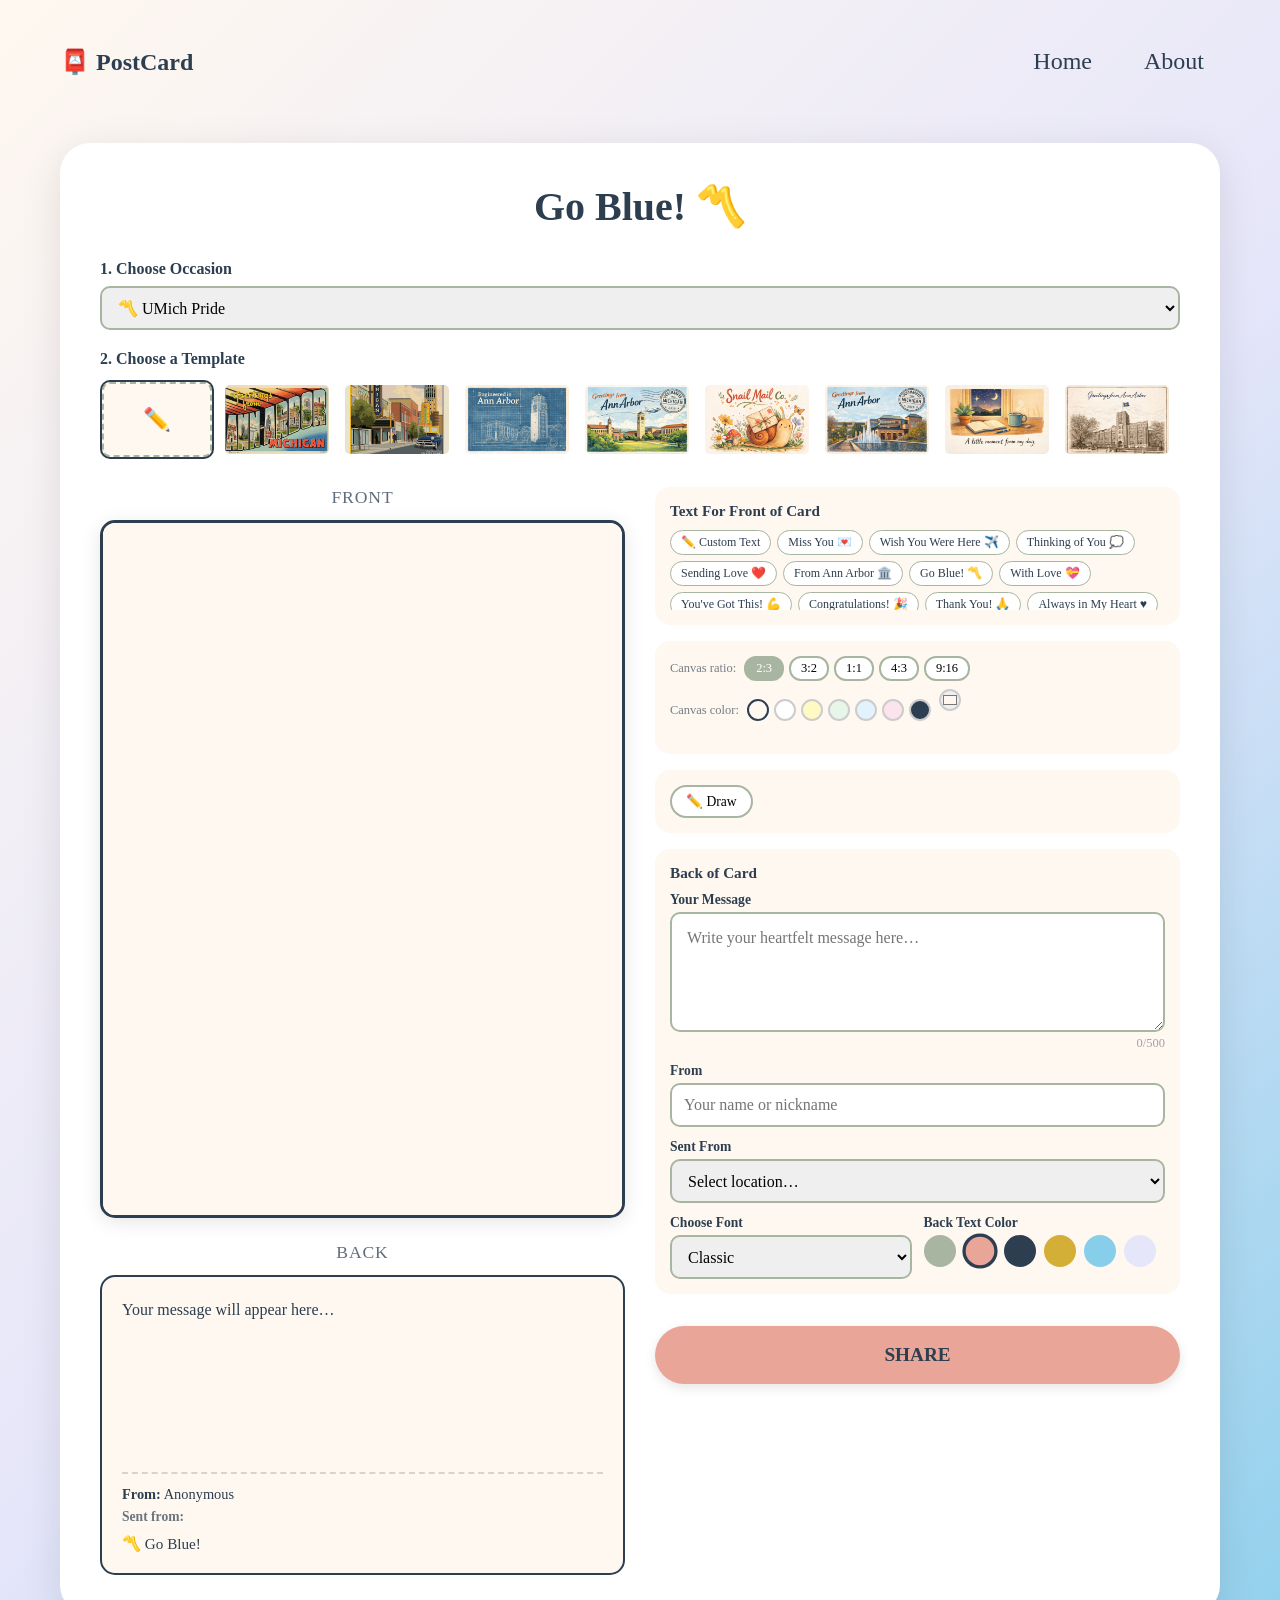
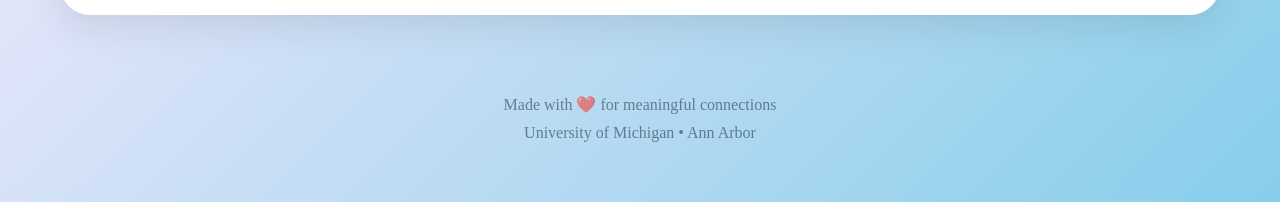
<file: postcard-editor.html>
<!--
  postcard-editor.html — Postcard Creation Page (Restructured)
  All-in-one editor: occasion, template, front/back preview on left, controls on right.
  No separate "Choose a Situation" step — everything on one page.
  On completion, saves postcard data and shows share modal.
-->
<!DOCTYPE html>
<html lang="en">
<head>
  <meta charset="UTF-8">
  <meta name="viewport" content="width=device-width, initial-scale=1.0">
  <title>Create Postcard - Virtual Postcard Platform</title>
  <link rel="stylesheet" href="postcard.css">
</head>
<body>
  <div class="container">
    <!-- Header -->
    <header>
      <div class="logo">📮 PostCard</div>
      <nav>
        <button onclick="window.location.href='Postcard.html'">Home</button>
        <button onclick="window.location.href='Postcard.html#about'">About</button>
      </nav>
    </header>

    <!-- Editor -->
    <div id="editor" class="section active">
      <div class="editor">
        <h2 id="editorTitle">Create Your Postcard</h2>

        <!-- Step 1: Occasion -->
        <div class="editor-step">
          <label style="font-size: 1rem; margin-bottom: 8px;">1. Choose Occasion</label>
          <select id="occasionSelect" style="margin-bottom: 0; padding: 10px 12px; height: 44px;" onchange="changeOccasion(this.value)">
            <option value="umich-pride" data-emoji="〽️">〽️ UMich Pride</option>
            <option value="miss-you" data-emoji="💭">💭 Miss You</option>
            <option value="love" data-emoji="❤️">❤️ Love</option>
            <option value="game-day" data-emoji="🏈">🏈 Game Day</option>
            <option value="graduation" data-emoji="🎓">🎓 Graduation</option>
            <option value="welcome-wolverine" data-emoji="🐺">🐺 Welcome Wolverine</option>
            <option value="thank-you" data-emoji="🙏">🙏 Thank You</option>
            <option value="congrats" data-emoji="🎉">🎉 Congrats</option>
            <option value="encouragement" data-emoji="💪">💪 Encouragement</option>
            <option value="birthday" data-emoji="🎂">🎂 Birthday</option>
            <option value="checking-in" data-emoji="👋">👋 Checking In</option>
            <option value="apology" data-emoji="🤝">🤝 Apology</option>
          </select>
        </div>

        <!-- Step 2: Template Picker -->
        <div class="editor-step">
          <label style="font-size: 1rem; margin-bottom: 8px;">2. Choose a Template</label>
          <div class="template-grid" id="templateGrid"></div>
        </div>

        <!-- Main Layout: Left = Previews, Right = Controls -->
        <div class="editor-layout">

          <!-- LEFT COLUMN: Front + Back Preview -->
          <div class="editor-preview-col">

            <!-- FRONT preview -->
            <div class="preview-block">
              <h3 class="preview-label">FRONT</h3>
              <div class="canvas-wrapper">
                <canvas id="drawingCanvas" width="600" height="800"></canvas>
                <div id="decorationsOverlay" class="decorations-overlay"></div>
              </div>
            </div>

            <!-- BACK preview (live) -->
            <div class="preview-block">
              <h3 class="preview-label">BACK</h3>
              <div class="postcard-side postcard-back" style="min-height: 300px; position: relative; padding: 20px;">
                <div id="backPreviewMessage" style="flex: 1; font-family: Georgia, serif; font-size: 1rem; color: var(--navy); line-height: 1.6; min-height: 100px; white-space: pre-wrap; word-wrap: break-word;">Your message will appear here…</div>
                <div style="border-top: 2px dashed rgba(0,0,0,0.15); padding-top: 12px; margin-top: 12px;">
                  <div style="margin-bottom: 6px; font-size: 0.9rem;">
                    <strong>From:</strong> <span id="previewSenderName" style="font-family: Georgia, serif;">Anonymous</span>
                  </div>
                  <div style="font-size: 0.85rem; opacity: 0.7;">
                    <strong>Sent from:</strong> <span id="previewLocation" style="font-family: Georgia, serif;"></span>
                  </div>
                  <div id="occasionWatermark" style="margin-top: 10px; font-size: 0.95rem; font-family: Georgia, serif; color: var(--navy);"></div>
                </div>
              </div>
            </div>
          </div>

          <!-- RIGHT COLUMN: All Controls -->
          <div class="editor-controls-col">

            <!-- Front of Card controls -->
            <div class="control-group">
              <h4 class="control-group-title">Text For Front of Card</h4>
              <div class="stamp-presets" id="stampPresets"></div>
              <div id="stampCustomArea" style="display:none;">
                <div style="display:flex; gap:6px; align-items:stretch; margin-top:10px;">
                  <input type="text" id="stampText" placeholder="Type your text here…" maxlength="60"
                    style="flex:1; padding:0 12px; height:42px; border:2px solid var(--sage); border-radius:8px; font-family:Georgia,serif; font-size:0.88rem; box-sizing:border-box; margin-bottom:0;">
                  <button class="emoji-toggle-btn" onclick="toggleEmojiPicker(this)" title="Add emoji" style="height:42px; width:42px; padding:0;">😊</button>
                  <button onclick="addCustomStamp()" title="Add to front"
                    style="height:42px; padding:0 14px; background:var(--rose); color:white; border:none; border-radius:8px; font-family:Georgia,serif; font-size:0.9rem; cursor:pointer; white-space:nowrap;">
                    + Add
                  </button>
                </div>
                <div id="emojiPicker" class="emoji-picker" style="display:none"></div>
                <div style="margin-top:6px;">
                  <div style="font-size:0.78rem; opacity:0.65; margin-bottom:6px;">Color</div>
                  <div style="display:flex; flex-wrap:wrap; gap:5px; align-items:center;">
                    <div id="stampColorPalette" style="display:flex; flex-wrap:wrap; gap:5px;"></div>
                    <input type="color" id="stampColorCustom" value="#E8A598" title="Custom color"
                      style="width:26px; height:26px; border:2px solid #ccc; border-radius:50%; cursor:pointer; padding:0;">
                  </div>
                </div>
                <div>
                  <div style="font-size:0.78rem; opacity:0.65; margin-bottom:4px;">Opacity <span id="opacityVal">88</span>%</div>
                  <input type="range" id="stampOpacity" min="20" max="100" value="88" style="width:100%; --fill:88%;"
                    oninput="document.getElementById('opacityVal').textContent=this.value; this.style.setProperty('--fill', this.value+'%')">
                </div>
              </div>
            </div>

            <!-- Blank canvas controls -->
            <div id="blankCanvasControls" class="control-group" style="display:none;">
              <div style="display:flex; align-items:center; gap:8px; margin-bottom:8px; flex-wrap:wrap;">
                <span style="font-size:0.78rem; opacity:0.65;">Canvas ratio:</span>
                <div id="ratioButtons" style="display:flex; gap:5px; flex-wrap:wrap;"></div>
              </div>
              <div style="display:flex; align-items:center; gap:8px; margin-bottom:8px; flex-wrap:wrap;">
                <span style="font-size:0.78rem; opacity:0.65;">Canvas color:</span>
                <div id="bgColorPalette" style="display:flex; gap:5px;"></div>
                <input type="color" id="bgColorCustom" value="#FFF8F0" title="Custom background"
                  style="width:22px; height:22px; border:2px solid #ccc; border-radius:50%; cursor:pointer; padding:0;"
                  oninput="setCanvasBackground(this.value)">
              </div>
            </div>

            <!-- Draw mode toolbar -->
            <div class="control-group">
              <div style="display:flex; align-items:center; gap:8px; flex-wrap:wrap;">
                <button id="drawModeBtn" onclick="toggleDrawMode()"
                  style="padding:6px 14px; border:2px solid var(--sage); background:white; border-radius:20px; font-family:Georgia,serif; font-size:0.85rem; cursor:pointer; transition:all 0.2s;">
                  ✏️ Draw
                </button>
                <div id="drawControls" style="display:none; align-items:center; gap:8px; flex-wrap:wrap;">
                  <div id="drawColorPalette" style="display:flex; gap:5px; flex-wrap:wrap;"></div>
                  <input type="color" id="drawColorCustom" value="#000000" title="Custom color"
                    style="width:26px; height:26px; border:2px solid #ccc; border-radius:50%; cursor:pointer; padding:0;"
                    oninput="setDrawColor(this.value)">
                  <select id="brushSize" onchange="setBrushSize(this.value)"
                    style="padding:4px 8px; border:2px solid var(--sage); border-radius:8px; font-family:Georgia,serif; font-size:0.82rem; margin-bottom:0; width:auto;">
                    <option value="3">Fine</option>
                    <option value="6" selected>Medium</option>
                    <option value="12">Bold</option>
                    <option value="24">Thick</option>
                  </select>
                  <button id="eraserBtn" onclick="toggleEraser()"
                    style="padding:6px 12px; border:2px solid var(--sage); background:white; border-radius:20px; font-family:Georgia,serif; font-size:0.82rem; cursor:pointer;">
                    🧹 Eraser
                  </button>
                  <button onclick="clearDrawing()"
                    style="padding:6px 12px; border:2px solid #e74c3c; background:white; color:#e74c3c; border-radius:20px; font-family:Georgia,serif; font-size:0.82rem; cursor:pointer;">
                    🗑️ Clear
                  </button>
                </div>
              </div>
            </div>

            <!-- Back of Card controls -->
            <div class="control-group">
              <h4 class="control-group-title">Back of Card</h4>

              <div style="display:flex; flex-direction:column; gap:12px;">
                <div>
                  <label style="font-size:0.85rem; margin-bottom:4px;">Your Message</label>
                  <textarea id="messageText" placeholder="Write your heartfelt message here…" maxlength="500"
                    style="min-height:120px; margin-bottom:0;"></textarea>
                  <div style="text-align:right; opacity:0.45; font-size:0.78rem;">
                    <span id="charCount">0</span>/500
                  </div>
                </div>

                <div>
                  <label style="font-size:0.85rem; margin-bottom:4px;">From</label>
                  <input type="text" id="senderName" placeholder="Your name or nickname" maxlength="50"
                    style="margin-bottom:0; padding:10px 12px; height:44px;"
                    oninput="document.getElementById('previewSenderName').textContent = this.value || 'Anonymous'">
                </div>

                <div>
                  <label style="font-size:0.85rem; margin-bottom:4px;">Sent From</label>
                  <select id="location" style="margin-bottom:0; padding:10px 12px; height:44px;"
                    onchange="onLocationChange(this.value)">
                    <option value="">Select location…</option>
                    <option value="Pierpont Commons, North Campus">Pierpont Commons, North Campus</option>
                    <option value="Duderstadt Center, North Campus">Duderstadt Center, North Campus</option>
                    <option value="Shapiro Library (UGLi), Central Campus">Shapiro Library (UGLi), Central Campus</option>
                    <option value="Michigan Union, Central Campus">Michigan Union, Central Campus</option>
                    <option value="North Campus">North Campus</option>
                    <option value="Central Campus">Central Campus</option>
                    <option value="Ann Arbor, MI">Ann Arbor, MI</option>
                    <option value="__custom__">Other…</option>
                  </select>
                  <input type="text" id="locationCustom" placeholder="Enter your location" maxlength="80"
                    style="display:none; margin-top:8px; margin-bottom:0; padding:10px 12px; height:44px;"
                    oninput="document.getElementById('previewLocation').textContent = this.value">
                </div>

                <div style="display:flex; gap:12px; flex-wrap:wrap;">
                  <div style="flex:1; min-width:140px;">
                    <label style="font-size:0.85rem; margin-bottom:4px;">Choose Font</label>
                    <select id="fontSelect" style="margin-bottom:0; padding:10px 12px; height:44px;">
                      <option value="Georgia, serif">Classic</option>
                      <option value="'Palatino', serif">Elegant</option>
                      <option value="'Courier New', monospace">Typewriter</option>
                      <option value="'Brush Script MT', cursive">Handwriting</option>
                      <option value="Arial, sans-serif">Modern</option>
                    </select>
                  </div>
                  <div style="flex:1; min-width:140px;">
                    <label style="font-size:0.85rem; margin-bottom:4px;">Back Text Color</label>
                    <div id="accentColors" style="display:flex; flex-wrap:wrap; gap:8px; margin-top:4px;"></div>
                  </div>
                </div>
              </div>
            </div>

            <!-- SHARE Button -->
            <button class="cta-button" style="width:100%; margin-top:16px;" onclick="generatePostcard()">
              SHARE
            </button>

          </div>
        </div>

      </div>
    </div>

    <footer>
      <p>Made with ❤️ for meaningful connections</p>
      <p style="margin-top: 10px;">University of Michigan • Ann Arbor</p>
    </footer>
  </div>

  <!-- Share Modal -->
  <div id="shareModal" class="modal">
    <div class="modal-content">
      <button class="modal-close" onclick="closeModal()">×</button>
      <h2>🎉 Postcard Created!</h2>
      <div id="shareUrl" style="display:none;"></div>
      <input type="email" id="recipientEmail" placeholder="Recipient's email address"
        style="width:100%; padding:12px 15px; border:2px solid var(--sage); border-radius:10px;
        font-size:1rem; margin-bottom:15px; box-sizing:border-box; font-family:inherit;">
      <button class="cta-button" onclick="shareViaGmail()" style="width: 100%; margin-bottom: 10px; background: #4285F4;">
        ✉️ Send via Gmail
      </button>
      <button class="cta-button" onclick="copyLink()" style="width: 100%; margin-bottom: 10px;">
        📋 Copy Link
      </button>
      <button class="btn-secondary" onclick="closeModal(); window.location.href='Postcard.html';" style="width: 100%;">
        Create Another Postcard
      </button>
    </div>
  </div>

  <script src="postcard-editor.js"></script>
</body>
</html>
</file>
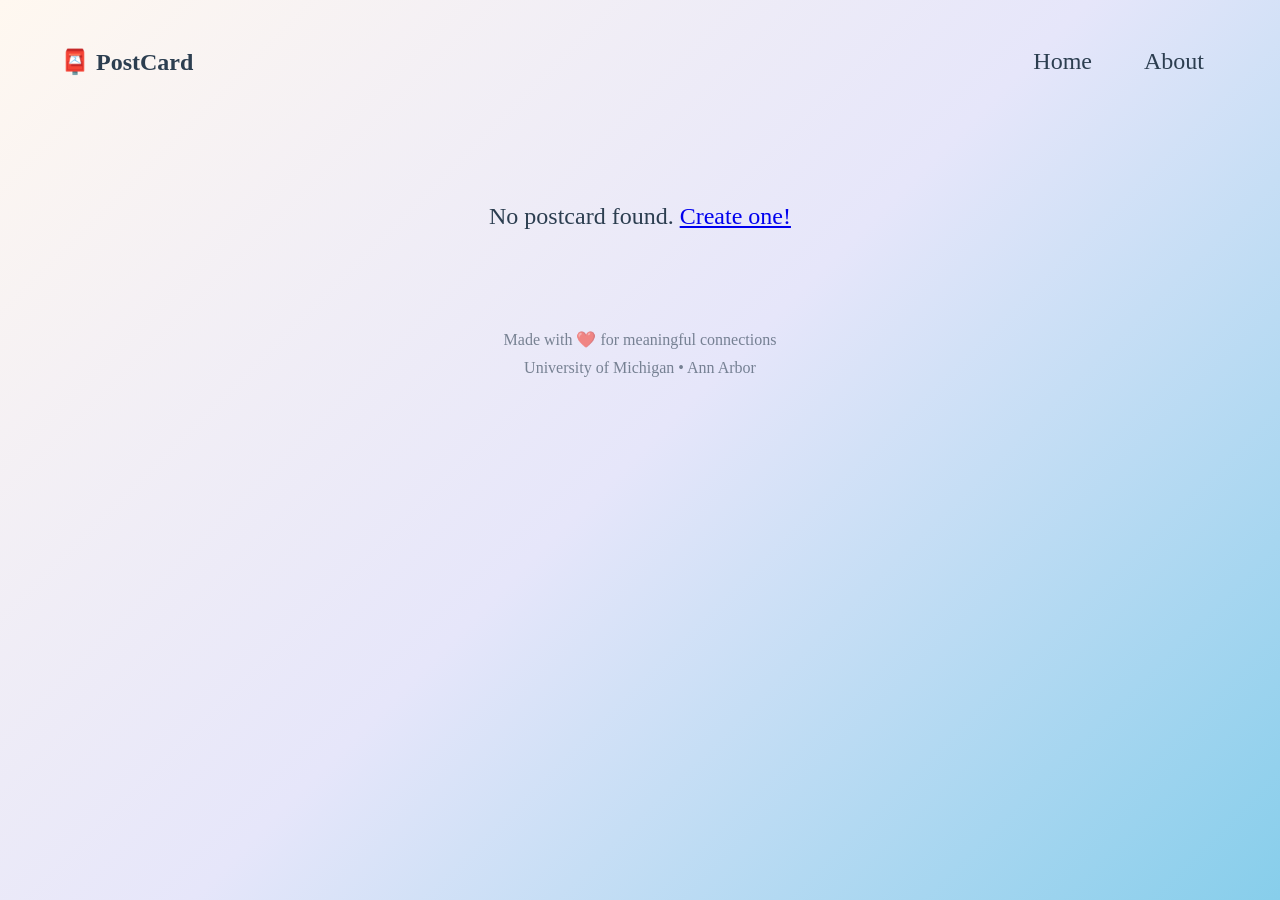
<file: postcard-view.html>
<!--
  postcard-view.html — Received Postcard Page
  This is the page recipients open when they click a shared postcard link.
  URL param: ?view=<postcard_id>
  Displays the postcard in two halves:
    Front — the colored canvas drawing
    Back  — the handwritten message, sender name, and campus location
  Offers a "Download JPG" button that exports a full 1200×800 composite image.
  All interactivity is handled by postcard-view.js.
-->
<!DOCTYPE html>
<html lang="en">
<head>
  <meta charset="UTF-8">
  <meta name="viewport" content="width=device-width, initial-scale=1.0">
  <title>You've Got Mail! - Virtual Postcard Platform</title>
  <link rel="stylesheet" href="postcard.css">
</head>
<body>
  <div class="container">
    <!-- Header -->
    <header>
      <div class="logo">📮 PostCard</div>
      <nav>
        <button onclick="window.location.href='Postcard.html'">Home</button>
        <button onclick="window.location.href='Postcard.html#about'">About</button>
      </nav>
    </header>

    <!-- View Section -->
    <div id="view" class="section active">
      <div style="text-align: center; margin-bottom: 40px;">
        <h2 style="font-size: 3rem; margin-bottom: 20px;">You've Got Mail! 💌</h2>
      </div>
      <div class="postcard-preview">
        <div class="postcard-sides">
          <div>
            <h3 style="text-align: center; margin-bottom: 15px;">Front</h3>
            <div class="postcard-side postcard-front" id="viewFront">
              <!-- Canvas inserted by JS -->
            </div>
          </div>
          <div>
            <h3 style="text-align: center; margin-bottom: 15px;">Back</h3>
            <div class="postcard-side postcard-back">
              <div id="viewMessage" style="font-size: 1.2rem; line-height: 1.8; margin-bottom: 30px;"></div>
              <div style="padding-top: 20px; border-top: 2px dashed rgba(0,0,0,0.2);">
                <div id="viewSender" style="margin-bottom: 10px; font-size: 1.1rem;"><strong>From:</strong> <span></span></div>
                <div id="viewLocation" style="opacity: 0.7;"><strong>Sent from:</strong> <span></span></div>
              </div>
              <div class="stamp">💌</div>
            </div>
          </div>
        </div>
      </div>
      <div style="text-align: center; margin-top: 40px;">
        <button class="cta-button" onclick="downloadViewedPostcard()" style="margin-right: 10px;">📥 Download JPG</button>
        <button class="cta-button" onclick="window.location.href='Postcard.html'">Send One Back</button>
      </div>
    </div>

    <footer>
      <p>Made with ❤️ for meaningful connections</p>
      <p style="margin-top: 10px;">University of Michigan • Ann Arbor</p>
    </footer>
  </div>
  <script src="postcard-view.js"></script>
</body>
</html>
</file>
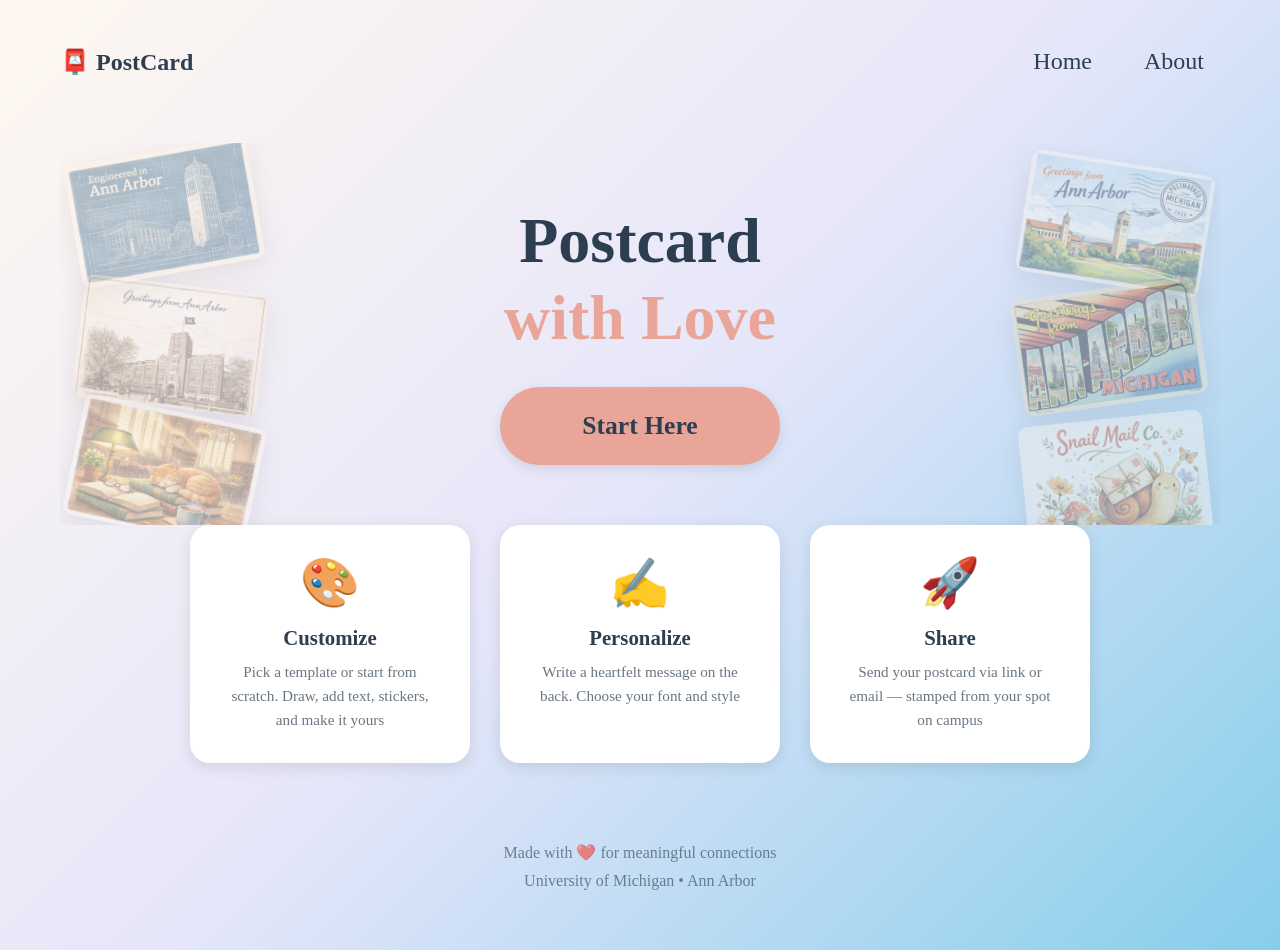
<file: Postcard.html>
<!--
  Postcard.html — Landing Page
  Entry point for the Virtual Postcard Platform.
  Sections (shown/hidden via showSection()):
    - Home: hero banner + feature cards
    - About: project description
  Also handles the ?loc=<qr_code_id> URL parameter from physical QR codes:
    stores the location in sessionStorage so the editor can auto-fill it.
-->
<!DOCTYPE html>
<html lang="en">
<head>
  <meta charset="UTF-8">
  <meta name="viewport" content="width=device-width, initial-scale=1.0">
  <title>Virtual Postcard Platform - Send Love from Campus</title>
  <meta name="description" content="Create and send beautiful postcards to friends, family, and loved ones. Color, customize, and share meaningful connections.">
  <link rel="stylesheet" href="postcard.css">
</head>
<body>
  <div class="container">
    <!-- Header -->
    <header>
      <div class="logo">📮 PostCard</div>
      <nav>
        <button onclick="showSection('home')">Home</button>
        <button onclick="showSection('about')">About</button>
      </nav>
    </header>

    <!-- Home Section -->
    <div id="home" class="section active">
      <div class="hero">
        <!-- Decorative background postcards -->
        <div class="bg-postcards" aria-hidden="true">
          <img src="postcard_draft/engineered-in-ann-arbor.png" class="bg-pc bp1">
          <img src="postcard_draft/greetings-burton-tower.png" class="bg-pc bp2">
          <img src="postcard_draft/greetings-michigan-union.png" class="bg-pc bp3">
          <img src="postcard_draft/greetings-large-letter.png" class="bg-pc bp4">
          <img src="postcard_draft/cozy-cat-library.png" class="bg-pc bp5">
          <img src="postcard_draft/snail-mail-co.png" class="bg-pc bp6">
        </div>

        <h1>
          Postcard<br>
          <span class="highlight">with Love</span>
        </h1>

        <button class="cta-button" style="padding: 24px 64px; font-size: 1.6rem; min-width: 280px;" onclick="window.location.href='postcard-editor.html'">Start Here</button>
      </div>

      <!-- Info Cards (non-clickable) -->
      <div class="card-grid" style="max-width: 900px; margin: 0 auto 40px;">
        <div class="card feature-card">
          <div class="card-emoji">🎨</div>
          <h3>Customize</h3>
          <p>Pick a template or start from scratch. Draw, add text, stickers, and make it yours</p>
        </div>
        <div class="card feature-card">
          <div class="card-emoji">✍️</div>
          <h3>Personalize</h3>
          <p>Write a heartfelt message on the back. Choose your font and style</p>
        </div>
        <div class="card feature-card">
          <div class="card-emoji">🚀</div>
          <h3>Share</h3>
          <p>Send your postcard via link or email — stamped from your spot on campus</p>
        </div>
      </div>
    </div>

    <!-- About Section -->
    <div id="about" class="section">
      <div class="editor">
        <h2 style="text-align: center;">About This Project</h2>
        <div style="max-width: 800px; margin: 0 auto;">
          <p style="font-size: 1.2rem; line-height: 1.8; margin-bottom: 20px;">
            In a world of quick texts and fleeting social media posts, we wanted to create something more intentional.
            Something that takes a moment to create and feels special to receive.
          </p>
          <p style="font-size: 1.2rem; line-height: 1.8; margin-bottom: 20px;">
            Virtual Postcard Platform was born from a simple idea: what if we could combine the thoughtfulness of a
            handwritten postcard with the creativity of a coloring book and the convenience of digital sharing?
          </p>
          <p style="font-size: 1.2rem; line-height: 1.8; margin-bottom: 30px;">
            Whether you're thanking a friend, encouraging a classmate, or just letting someone know you're thinking
            of them, postcards create a pause in our busy lives to connect meaningfully.
          </p>
          <div style="text-align: center;">
            <button class="cta-button" onclick="window.location.href='postcard-editor.html'">Start Here</button>
          </div>
        </div>
      </div>
    </div>

    <footer>
      <p>Made with ❤️ for meaningful connections</p>
      <p style="margin-top: 10px;">University of Michigan • Ann Arbor</p>
    </footer>
  </div>

  <script>
    function showSection(sectionId) {
      document.querySelectorAll('.section').forEach(s => s.classList.remove('active'));
      document.getElementById(sectionId).classList.add('active');
      window.scrollTo(0, 0);
    }

    window.onload = function() {
      const params = new URLSearchParams(window.location.search);
      const loc = params.get('loc');
      if (loc) {
        // QR code scan: remember location, go straight to editor
        sessionStorage.setItem('qrLocation', loc);
        window.location.href = 'postcard-editor.html';
      }
      if (window.location.hash === '#about') {
        showSection('about');
      }
    };
  </script>
</body>
</html>
</file>
<file: postcard.css>
/*
 * postcard.css
 * Shared stylesheet for the Virtual Postcard Platform.
 * Imported by all three pages: Postcard.html, postcard-editor.html, postcard-view.html.
 */

* {
    margin: 0;
    padding: 0;
    box-sizing: border-box;
}

:root {
    --cream: #FFF8F0;
    --sage: #A8B5A0;
    --rose: #E8A598;
    --navy: #2C3E50;
    --gold: #D4AF37;
    --sky: #87CEEB;
    --lavender: #E6E6FA;
}

body {
    font-family: Georgia, serif;
    background: linear-gradient(135deg, var(--cream) 0%, var(--lavender) 50%, var(--sky) 100%);
    min-height: 100vh;
    color: var(--navy);
}

.container {
    max-width: 1200px;
    margin: 0 auto;
    padding: 20px;
}

/* Header */
header {
    display: flex;
    justify-content: space-between;
    align-items: center;
    padding: 20px 0;
    margin-bottom: 40px;
}

.logo {
    display: flex;
    align-items: center;
    gap: 10px;
    font-size: 24px;
    font-weight: bold;
    color: var(--navy);
}

/* Navigation — larger buttons per feedback */
nav {
    display: flex;
    gap: 20px;
}

nav button {
    background: none;
    border: none;
    color: var(--navy);
    cursor: pointer;
    font-family: Georgia, serif;
    font-size: 1.5rem;
    padding: 8px 16px;
    border-radius: 20px;
    transition: all 0.3s;
}

nav button:hover {
    background: var(--rose);
    color: white;
}

/* Sections */
.section {
    display: none;
}

.section.active {
    display: block;
    animation: fadeIn 0.5s ease-out;
}

@keyframes fadeIn {
    from { opacity: 0; transform: translateY(20px); }
    to { opacity: 1; transform: translateY(0); }
}

/* Hero Section */
.hero {
    text-align: center;
    padding: 60px 20px;
    position: relative;
    overflow: hidden;
}

.hero h1,
.hero p,
.hero .cta-button {
    position: relative;
    z-index: 1;
}

.hero h1 {
    font-size: 4rem;
    line-height: 1.2;
    margin-bottom: 30px;
    color: var(--navy);
}

.hero .highlight {
    color: var(--rose);
}

/* CTA Button — improved contrast per feedback */
.cta-button {
    background: var(--rose);
    color: #2C3E50;
    border: none;
    padding: 18px 40px;
    font-size: 1.2rem;
    font-weight: bold;
    border-radius: 50px;
    cursor: pointer;
    font-family: Georgia, serif;
    box-shadow: 0 4px 12px rgba(0,0,0,0.1);
    transition: all 0.3s;
}

.cta-button:hover {
    background: var(--navy);
    color: white;
    transform: translateY(-2px);
    box-shadow: 0 8px 20px rgba(0,0,0,0.15);
}

/* Background scattered postcards on home page */
.bg-postcards {
    position: absolute;
    inset: 0;
    pointer-events: none;
    z-index: 0;
}

.bg-pc {
    position: absolute;
    width: 185px;
    border-radius: 10px;
    box-shadow: 0 8px 25px rgba(0,0,0,0.18);
    opacity: 0.4;
}

/* Left column */
.bp1 { top:  2%;   left:  12px; transform: rotate(-10deg); }
.bp3 { top:  37%;  left:  18px; transform: rotate(7deg);   }
.bp5 { top:  70%;  left:  12px; transform: rotate(12deg);  }

/* Right column */
.bp2 { top:   5%;  right: 12px; transform: rotate(9deg);   }
.bp4 { top:  38%;  right: 18px; transform: rotate(-8deg);  }
.bp6 { top:  72%;  right: 12px; transform: rotate(-6deg);  }

/* Card Grid */
.card-grid {
    display: grid;
    grid-template-columns: repeat(auto-fit, minmax(250px, 1fr));
    gap: 30px;
    margin: 40px 0;
}

.card {
    background: white;
    border-radius: 20px;
    padding: 30px;
    box-shadow: 0 4px 15px rgba(0,0,0,0.1);
    transition: all 0.3s;
    text-align: center;
}

/* Feature cards are non-clickable info cards */
.feature-card {
    cursor: default;
}

.feature-card:hover {
    transform: none;
    box-shadow: 0 4px 15px rgba(0,0,0,0.1);
}

.card-emoji {
    font-size: 3rem;
    margin-bottom: 15px;
}

.card h3 {
    font-size: 1.3rem;
    margin-bottom: 10px;
    color: var(--navy);
}

.card p {
    opacity: 0.7;
    line-height: 1.6;
    font-size: 0.95rem;
}

/* ═══════════════════════════════════════════
   EDITOR SECTION — Restructured Layout
   ═══════════════════════════════════════════ */

.editor {
    background: white;
    border-radius: 30px;
    padding: 40px;
    box-shadow: 0 10px 40px rgba(0,0,0,0.1);
    margin: 40px 0;
}

.editor h2 {
    text-align: center;
    font-size: 2.5rem;
    margin-bottom: 30px;
    color: var(--navy);
}

/* Steps at top (occasion + template) */
.editor-step {
    margin-bottom: 20px;
}

/* Template Picker */
.template-grid {
    display: flex;
    gap: 10px;
    overflow-x: auto;
    padding: 6px 2px;
}

.template-thumb {
    width: 110px;
    height: 75px;
    object-fit: cover;
    border-radius: 8px;
    cursor: pointer;
    border: 3px solid transparent;
    flex-shrink: 0;
    transition: border-color 0.2s, box-shadow 0.2s;
}

.template-thumb:hover {
    border-color: var(--rose);
}

.template-thumb.active {
    border-color: var(--navy);
    box-shadow: 0 0 0 2px var(--navy);
}

/* Main two-column layout: previews left, controls right */
.editor-layout {
    display: flex;
    gap: 30px;
    margin-top: 24px;
}

.editor-preview-col {
    flex: 1;
    min-width: 0;
    display: flex;
    flex-direction: column;
    gap: 24px;
}

.editor-controls-col {
    flex: 1;
    min-width: 0;
    display: flex;
    flex-direction: column;
    gap: 16px;
}

.preview-block {
    display: flex;
    flex-direction: column;
}

.preview-label {
    text-align: center;
    margin-bottom: 12px;
    font-size: 1.1rem;
    opacity: 0.75;
    font-weight: normal;
    letter-spacing: 0.05em;
}

/* Control groups */
.control-group {
    background: var(--cream);
    border-radius: 15px;
    padding: 15px;
}

.control-group-title {
    margin-bottom: 10px;
    color: var(--navy);
    font-size: 0.95rem;
}

/* Canvas */
.canvas-wrapper {
    position: relative;
    display: inline-block;
    line-height: 0;
    width: 100%;
}

#drawingCanvas {
    border: 3px solid var(--navy);
    border-radius: 15px;
    width: 100%;
    cursor: crosshair;
    box-shadow: 0 4px 20px rgba(0,0,0,0.1);
}

.decorations-overlay {
    position: absolute;
    top: 0; left: 0;
    width: 100%; height: 100%;
    pointer-events: none;
    overflow: hidden;
}

/* ═══════════════════════════════════════════
   FORM ELEMENTS
   ═══════════════════════════════════════════ */

textarea, input {
    width: 100%;
    padding: 15px;
    border: 2px solid var(--sage);
    border-radius: 10px;
    font-family: Georgia, serif;
    font-size: 1rem;
    margin-bottom: 20px;
    resize: vertical;
}

textarea {
    min-height: 150px;
}

label {
    display: block;
    font-weight: bold;
    margin-bottom: 8px;
    color: var(--navy);
}

select {
    width: 100%;
    padding: 12px;
    border: 2px solid var(--sage);
    border-radius: 10px;
    font-family: Georgia, serif;
    font-size: 1rem;
    margin-bottom: 20px;
}

/* ═══════════════════════════════════════════
   POSTCARD PREVIEW (view page + editor back)
   ═══════════════════════════════════════════ */

.postcard-preview {
    background: white;
    border-radius: 20px;
    padding: 30px;
    box-shadow: 0 10px 30px rgba(0,0,0,0.15);
    margin: 30px 0;
}

.postcard-sides {
    display: grid;
    grid-template-columns: repeat(auto-fit, minmax(300px, 1fr));
    gap: 30px;
}

.postcard-side {
    border: 2px solid var(--navy);
    border-radius: 15px;
    padding: 20px;
    min-height: 300px;
}

.postcard-front {
    background: linear-gradient(135deg, rgba(168, 181, 160, 0.2), rgba(232, 165, 152, 0.2));
    padding: 0;
    overflow: hidden;
    border-radius: 13px;
    min-height: auto;
}

.postcard-back {
    background: var(--cream);
    display: flex;
    flex-direction: column;
    justify-content: space-between;
}

.stamp {
    width: 60px;
    height: 60px;
    border: 4px solid var(--rose);
    border-radius: 10px;
    display: flex;
    align-items: center;
    justify-content: center;
    font-size: 2rem;
    align-self: flex-end;
    margin-top: auto;
}

/* ═══════════════════════════════════════════
   COLOR SWATCHES & TOOLS
   ═══════════════════════════════════════════ */

.color-palette {
    display: flex;
    flex-wrap: wrap;
    gap: 10px;
    margin-bottom: 20px;
}

.color-swatch {
    width: 40px;
    height: 40px;
    border-radius: 50%;
    cursor: pointer;
    border: 3px solid transparent;
    transition: all 0.2s;
}

.color-swatch:hover,
.color-swatch.active {
    border-color: var(--navy);
    transform: scale(1.1);
}

.tool-buttons {
    display: flex;
    gap: 10px;
    flex-wrap: wrap;
}

.tool-btn {
    padding: 10px 20px;
    border: 2px solid var(--navy);
    background: white;
    border-radius: 25px;
    cursor: pointer;
    font-family: Georgia, serif;
    transition: all 0.3s;
}

.tool-btn:hover,
.tool-btn.active {
    background: var(--navy);
    color: white;
}

/* ═══════════════════════════════════════════
   DECORATIONS / STAMPS / STICKERS
   ═══════════════════════════════════════════ */

.decoration-panel {
    width: 100%;
    background: var(--cream);
    border-radius: 15px;
    padding: 15px;
    margin-bottom: 20px;
    display: flex;
    flex-direction: column;
}

.deco-item {
    position: absolute;
    pointer-events: all;
    cursor: move;
    user-select: none;
    touch-action: none;
    display: flex;
    align-items: center;
    justify-content: center;
}

.deco-stamp {
    font-family: Georgia, serif;
    font-weight: bold;
    white-space: nowrap;
    line-height: 1.4;
}

.deco-sticker {
    line-height: 1;
}

.deco-delete {
    position: absolute;
    top: -9px; right: -9px;
    width: 18px; height: 18px;
    background: #e74c3c;
    color: white;
    border: none;
    border-radius: 50%;
    font-size: 11px;
    cursor: pointer;
    display: none;
    align-items: center;
    justify-content: center;
    line-height: 1;
    padding: 0;
    z-index: 10;
}

.deco-item:hover .deco-delete,
.deco-item.selected .deco-delete {
    display: flex;
}

.resize-handle {
    position: absolute;
    bottom: -6px; right: -6px;
    width: 13px; height: 13px;
    background: white;
    border: 2px solid #888;
    border-radius: 3px;
    cursor: se-resize;
    display: none;
    z-index: 10;
}

.deco-item:hover .resize-handle,
.deco-item.selected .resize-handle {
    display: block;
}

/* Stamp presets */
.stamp-presets {
    display: flex;
    flex-wrap: wrap;
    gap: 6px;
    max-height: 80px;
    overflow-y: auto;
}

.stamp-preset-btn {
    padding: 4px 10px;
    border: 1.5px solid var(--sage);
    background: white;
    border-radius: 20px;
    cursor: pointer;
    font-size: 0.75rem;
    font-family: Georgia, serif;
    color: var(--navy);
    white-space: nowrap;
    transition: all 0.15s;
}

.stamp-preset-btn:hover {
    background: var(--sage);
    color: white;
}

.stamp-color-swatch {
    width: 22px;
    height: 22px;
    border-radius: 50%;
    cursor: pointer;
    border: 2px solid transparent;
    transition: transform 0.15s;
    flex-shrink: 0;
}

.stamp-color-swatch:hover {
    transform: scale(1.2);
}

.stamp-color-swatch.active {
    border-color: var(--navy);
    transform: scale(1.15);
    box-shadow: 0 0 0 1px white inset;
}

/* Emoji picker & toggle */
.emoji-toggle-btn {
    font-size: 1.3rem;
    background: white;
    border: 2px solid var(--sage);
    border-radius: 8px;
    padding: 5px 8px;
    cursor: pointer;
    transition: opacity 0.2s;
    flex-shrink: 0;
}

.emoji-picker {
    display: flex;
    flex-wrap: wrap;
    gap: 4px;
    background: white;
    border: 1.5px solid #ddd;
    border-radius: 10px;
    padding: 8px;
    max-height: 130px;
    overflow-y: auto;
}

.sticker-btn {
    width: 46px;
    height: 46px;
    font-size: 1.6rem;
    border: none;
    background: white;
    border-radius: 10px;
    cursor: pointer;
    transition: transform 0.15s;
    display: flex;
    align-items: center;
    justify-content: center;
    flex-shrink: 0;
}

.sticker-btn:hover {
    transform: scale(1.25);
}

/* Range input */
input[type="range"] {
    -webkit-appearance: none;
    appearance: none;
    height: 6px;
    border-radius: 3px;
    background: linear-gradient(to right, var(--sage) var(--fill, 85%), #ddd var(--fill, 85%));
    outline: none;
    cursor: pointer;
}

input[type="range"]::-webkit-slider-thumb {
    -webkit-appearance: none;
    width: 16px;
    height: 16px;
    border-radius: 50%;
    background: var(--sage);
    cursor: pointer;
    border: 2px solid white;
    box-shadow: 0 1px 3px rgba(0,0,0,0.2);
}

/* ═══════════════════════════════════════════
   BUTTONS
   ═══════════════════════════════════════════ */

.btn-secondary {
    background: var(--sage);
    color: white;
    border: none;
    padding: 15px 30px;
    font-size: 1.1rem;
    border-radius: 50px;
    cursor: pointer;
    font-family: Georgia, serif;
    transition: all 0.3s;
    flex: 1;
    min-width: 150px;
}

.btn-secondary:hover {
    background: var(--navy);
}

/* ═══════════════════════════════════════════
   SHARE MODAL
   ═══════════════════════════════════════════ */

.modal {
    display: none;
    position: fixed;
    top: 0;
    left: 0;
    right: 0;
    bottom: 0;
    background: rgba(0,0,0,0.7);
    z-index: 1000;
    align-items: center;
    justify-content: center;
}

.modal.active {
    display: flex;
}

.modal-content {
    background: white;
    border-radius: 30px;
    padding: 40px;
    max-width: 500px;
    width: 90%;
    text-align: center;
    position: relative;
    animation: slideUp 0.3s ease-out;
}

@keyframes slideUp {
    from { transform: translateY(100px); opacity: 0; }
    to { transform: translateY(0); opacity: 1; }
}

.modal-close {
    position: absolute;
    top: 20px;
    right: 20px;
    background: none;
    border: none;
    font-size: 2rem;
    cursor: pointer;
    color: var(--navy);
}

.share-url {
    background: var(--cream);
    padding: 15px;
    border-radius: 10px;
    margin: 20px 0;
    word-break: break-all;
    font-family: monospace;
}

/* ═══════════════════════════════════════════
   FOOTER
   ═══════════════════════════════════════════ */

footer {
    text-align: center;
    padding: 40px 20px;
    opacity: 0.6;
}

/* ═══════════════════════════════════════════
   RESPONSIVE
   ═══════════════════════════════════════════ */

@media (max-width: 768px) {
    .hero h1 {
        font-size: 2.5rem;
    }

    .editor-layout {
        flex-direction: column;
    }

    .card-grid {
        grid-template-columns: repeat(auto-fit, minmax(150px, 1fr));
        gap: 15px;
    }

    .postcard-preview {
        padding: 15px;
    }

    .postcard-sides {
        grid-template-columns: 1fr;
        gap: 20px;
    }

    .postcard-sides > div {
        display: flex;
        flex-direction: column;
        align-items: center;
    }

    .postcard-sides h3 {
        text-align: center;
        width: 100%;
    }

    .postcard-side {
        width: 100%;
        max-width: 320px;
    }
}
</file>
